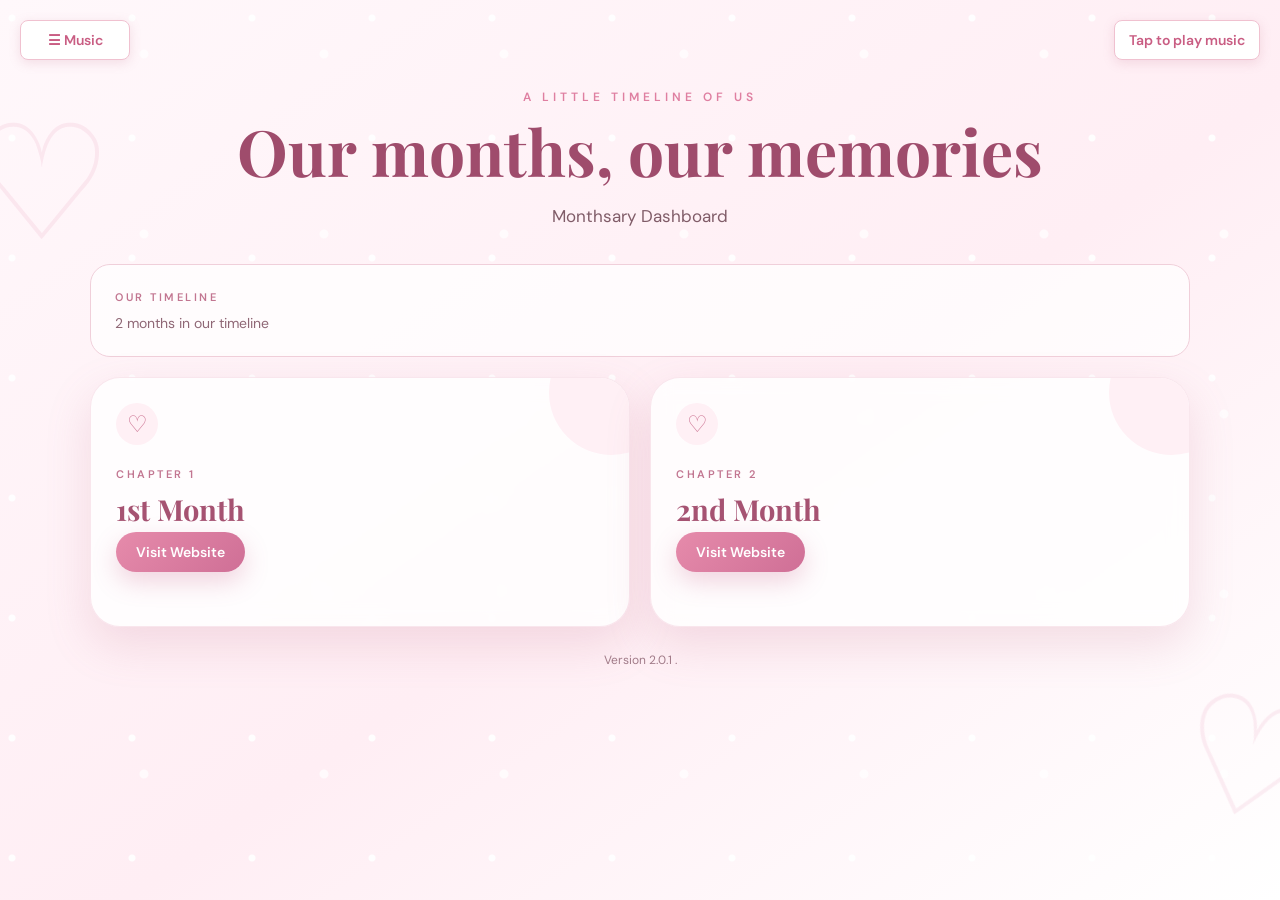
<file: index.html>
<!DOCTYPE html>
<html lang="en">
<head>
  <meta charset="UTF-8">
  <meta name="viewport" content="width=device-width, initial-scale=1.0">
  <title>Project Dashboard | Baby Bella</title>
  <link rel="stylesheet" href="style.css">
</head>
<body>
  <button class="music-toggle" id="music-toggle" type="button" aria-label="Play background music">Play music</button>

  <main class="page dashboard-page">
    <header class="dashboard-heading fade-up">
      <div class="eyebrow">A little timeline of us</div>
      <h1>Our months, our memories</h1>
      <p class="subtitle">Monthsary Dashboard</p>
    </header>

    <section class="dashboard-toolbar fade-up delay-1" aria-label="Project timeline">
      <div>
        <span class="timeline-label">OUR TIMELINE</span>
        <p id="month-summary" class="month-summary" aria-live="polite"></p>
      </div>
    </section>

    <section class="month-grid" id="month-grid" aria-label="Project months"></section>
    <p class="storage-note">Version 2.0.1 .</p>
  </main>

  <audio id="background-music" loop>
    <source src="music/naparabang.mp3" type="audio/mpeg">
  </audio>
  <script src="organizer.js"></script>
  <script src="music.js?v=4"></script>
</body>
</html>
</file>
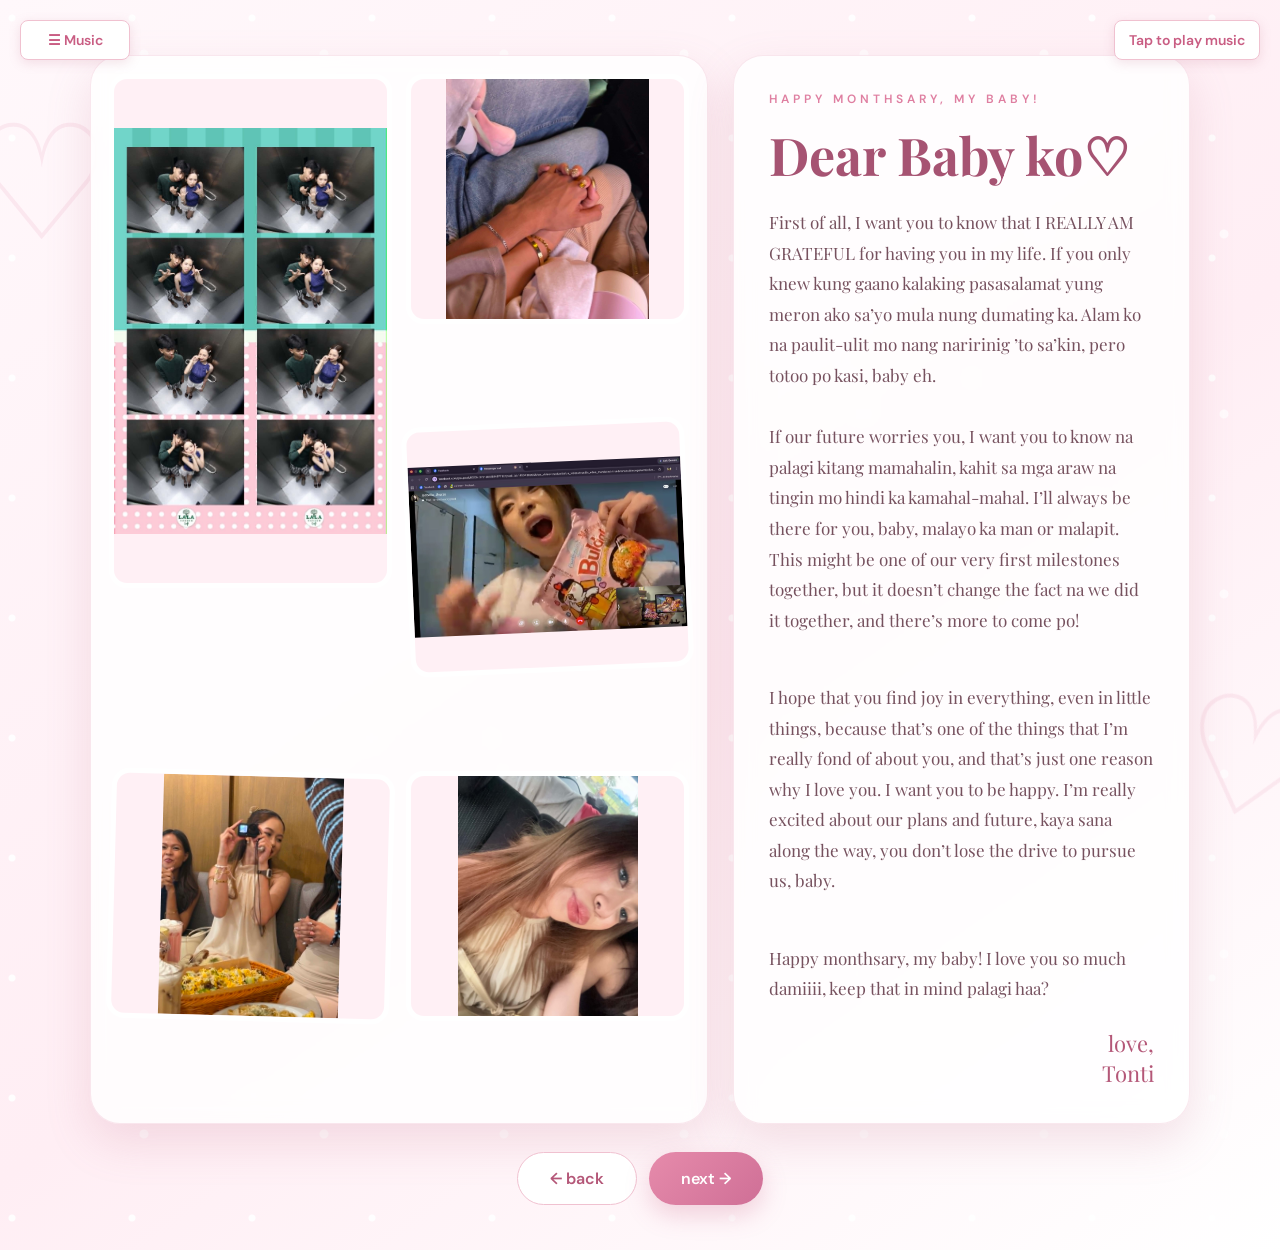
<file: memories.html>
<!DOCTYPE html>
<html lang="en">
<head>
  <meta charset="UTF-8">
  <meta name="viewport" content="width=device-width, initial-scale=1.0">
  <title>Letter</title>
  <link rel="stylesheet" href="style.css">
</head>
<body>
  <button class="music-toggle" id="music-toggle" type="button" aria-label="Play background music">Play music</button>

  <main class="page">
    <div class="memory-layout">
      <section class="card gallery fade-up">
        <img src="images/photobooth.jpg" alt="Our photobooth memories">
        <img src="images/holding-hands.jpg" alt="Holding hands">
        <img src="images/buldak.jpg" alt="Bella with Buldak">
        <img src="images/bella-camera.jpg" alt="Bella with a camera">
        <img src="images/bella.jpg" alt="Bella">
      </section>

      <section class="card letter fade-up delay-1">
        <div class="eyebrow">Happy Monthsary, My Baby!</div>
        <h2>Dear Baby ko♡</h2>

        <p>
          First of all, I want you to know that I REALLY AM GRATEFUL for having you in my life.
          If you only knew kung gaano kalaking pasasalamat yung meron ako sa’yo mula nung dumating ka.
          Alam ko na paulit-ulit mo nang naririnig ’to sa’kin, pero totoo po kasi, baby eh.<br><br>
          
          If our future worries you, I want you to know na palagi kitang mamahalin, kahit sa mga araw
          na tingin mo hindi ka kamahal-mahal. I’ll always be there for you, baby, malayo ka man or malapit.
          This might be one of our very first milestones together, but it doesn’t change the fact na we did it
          together, and there’s more to come po!<br><br>
        </p>

        <p style="margin-top:16px">
          I hope that you find joy in everything, even in little things, because that’s one of the things
          that I’m really fond of about you, and that’s just one reason why I love you. I want you to be happy.
          I’m really excited about our plans and future, kaya sana along the way, you don’t
          lose the drive to pursue us, baby. <br><br>
        </p>

        <p style="margin-top:16px">
          Happy monthsary, my baby! I love you so much damiiii, keep that in mind palagi haa?
        </p>

        <div class="signature">
          love,<br>
          Tonti
        </div>
      </section>
    </div>

    <nav class="footer-nav fade-up delay-2">
      <a class="btn secondary" href="index.html" data-no-spa>← back</a>
      <a class="btn" href="reasons.html">next →</a>
    </nav>
  </main>
  <audio id="background-music" loop>
    <source src="music/naparabang.mp3" type="audio/mpeg">
  </audio>
  <script src="music.js?v=4"></script>
</body>
</html>
</file>
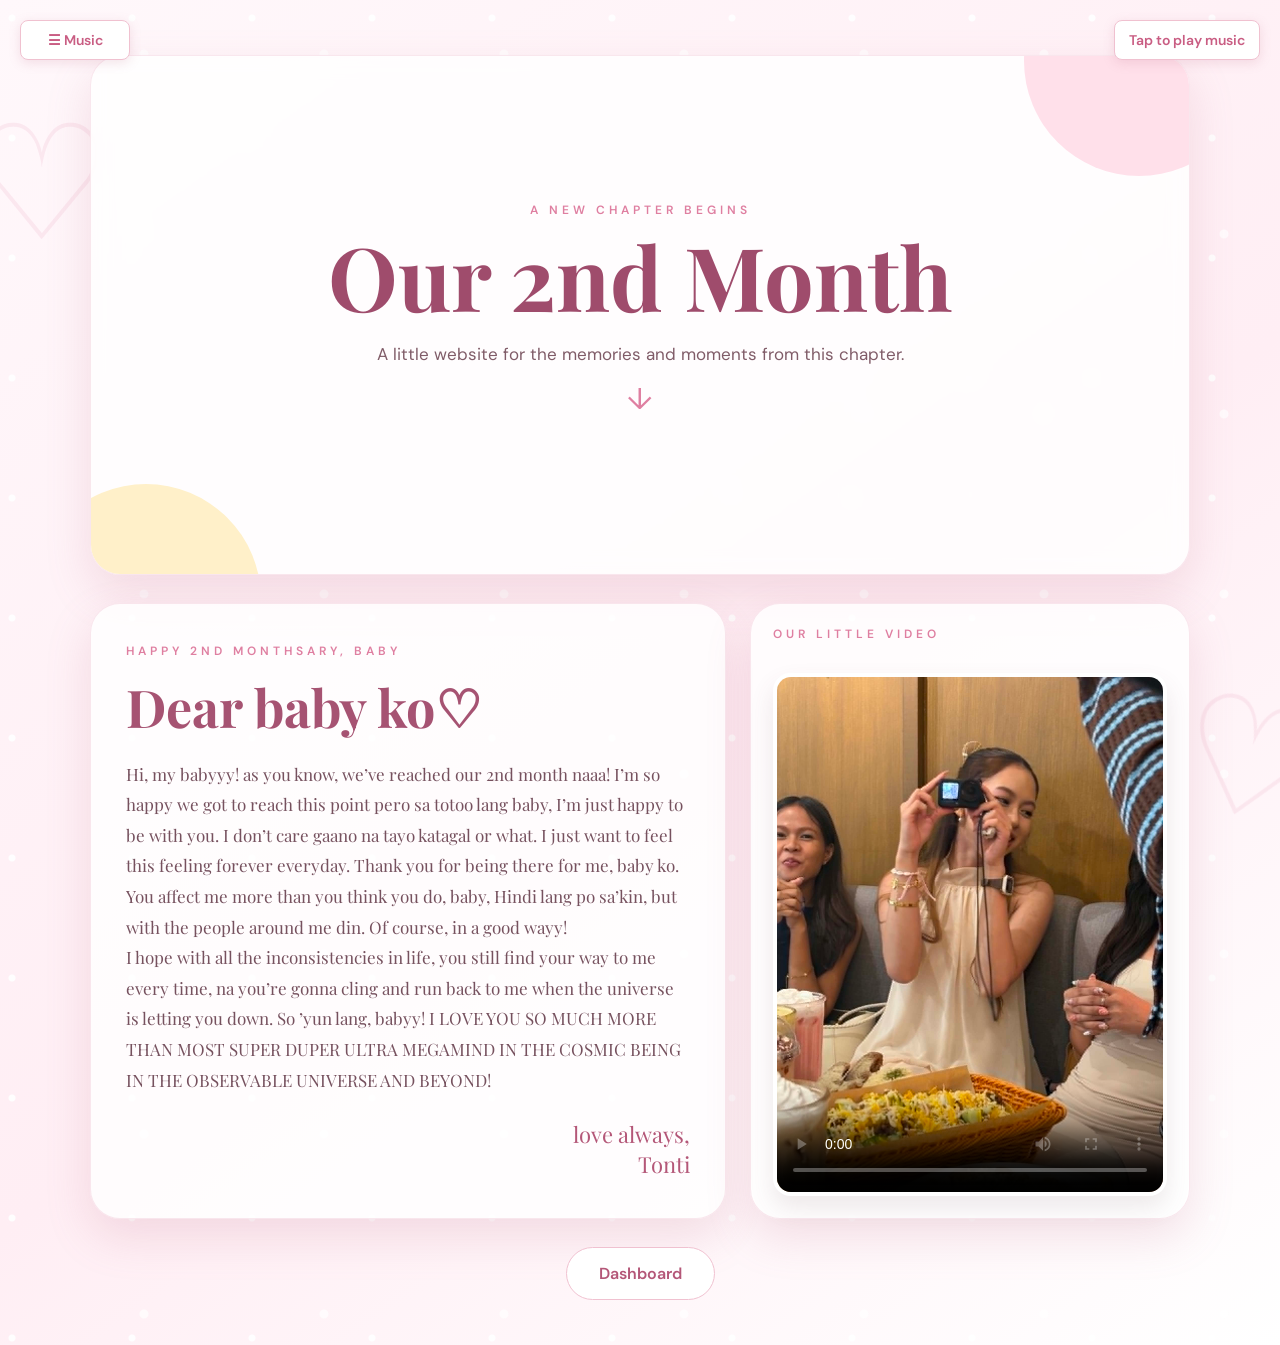
<file: month-2.html>
<!DOCTYPE html>
<html lang="en">
<head>
  <meta charset="UTF-8">
  <meta name="viewport" content="width=device-width, initial-scale=1.0">
  <title>2nd Month | Baby Bella</title>
  <link rel="stylesheet" href="style.css">
</head>
<body>
  <button class="music-toggle" id="music-toggle" type="button" aria-label="Play background music">Play music</button>

  <main class="page">
    <section class="card month-story fade-up">
      <div class="month-story-content">
        <div class="eyebrow">A new chapter begins</div>
        <h1>Our 2nd Month</h1>
        <p class="subtitle">A little website for the memories and moments from this chapter.</p>
        <span class="tiny-heart" aria-hidden="true">↓</span>
      </div>
    </section>

    <section class="letter-layout fade-up delay-1">
      <article class="card letter">
        <div class="eyebrow">Happy 2nd Monthsary, Baby</div>
        <h2>Dear baby ko♡</h2>

        <p>
          Hi, my babyyy! as you know, we’ve reached our 2nd month naaa! I’m so happy we got to reach this point
          pero sa totoo lang baby, I’m just happy to be with you. I don’t care gaano na tayo katagal or what.
          I just want to feel this feeling forever everyday. Thank you for being there for me, baby ko.
          You affect me more than you think you do, baby, Hindi lang po sa’kin, but with the people around me din.
          Of course, in a good wayy!
        </p>

        <p>
          I hope with all the inconsistencies in life, you still find your way to me every time, na you’re gonna
          cling and run back to me when the universe is letting you down. So ’yun lang, babyy! I LOVE YOU SO MUCH
          MORE THAN MOST SUPER DUPER ULTRA MEGAMIND IN THE COSMIC BEING IN THE OBSERVABLE UNIVERSE AND BEYOND!
        </p>

        <div class="signature">
          love always,<br>
          Tonti
        </div>
      </article>

      <aside class="card video-card" aria-label="Second month video memory">
        <div class="eyebrow">Our little video</div>
        <video controls playsinline preload="metadata" poster="images/bella-camera.jpg">
          <source src="video/2ndMonthVid.mp4" type="video/mp4">
          Your browser does not support the video tag.
        </video>
      </aside>
    </section>

    <nav class="footer-nav fade-up delay-2">
      <a class="btn secondary" href="index.html" data-no-spa>Dashboard</a>
    </nav>
  </main>

  <audio id="background-music" loop>
    <source src="music/naparabang.mp3" type="audio/mpeg">
  </audio>
  <script src="music.js?v=4"></script>
</body>
</html>
</file>
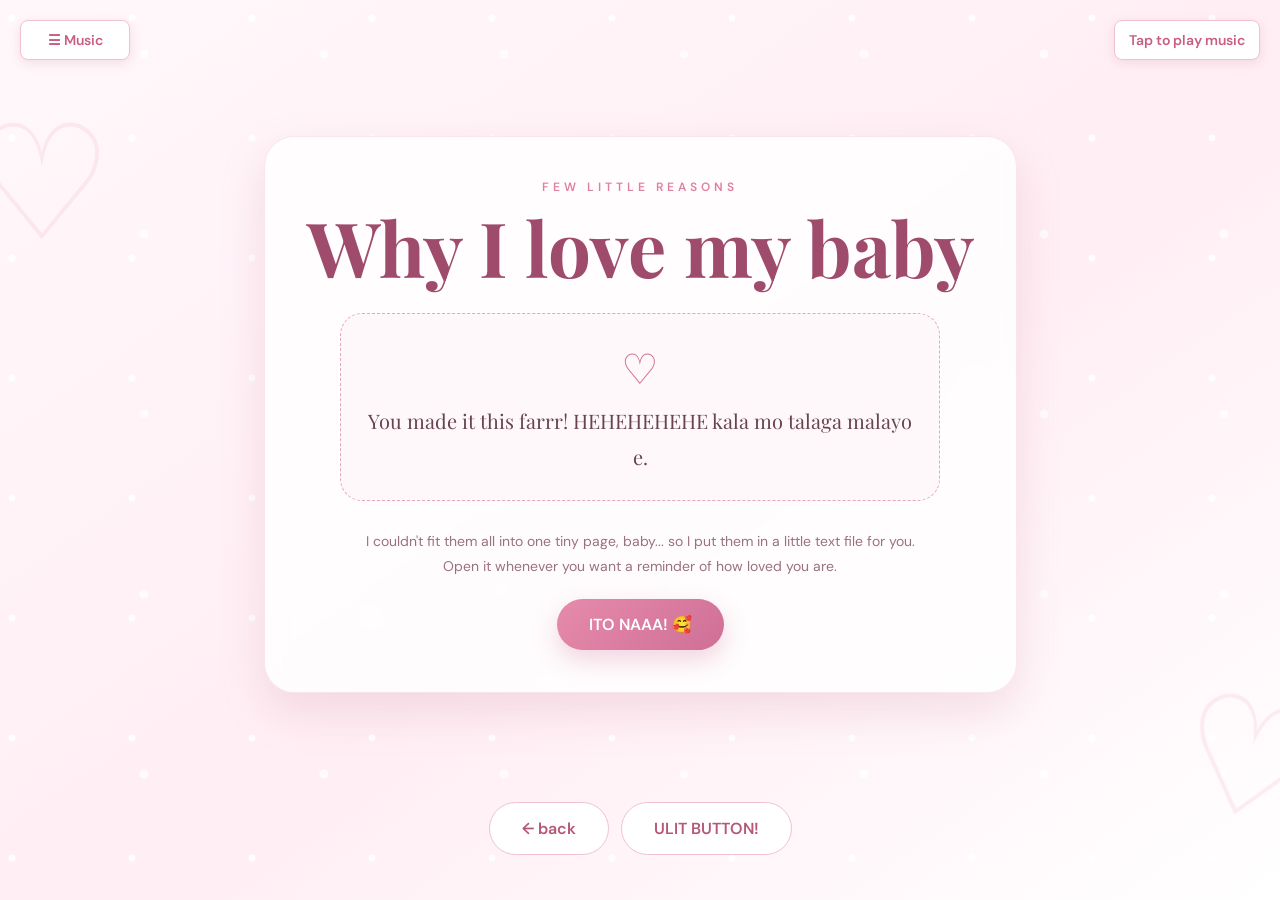
<file: reasons.html>
<!DOCTYPE html>
<html lang="en">
<head>
  <meta charset="UTF-8">
  <meta name="viewport" content="width=device-width, initial-scale=1.0">
  <title>Reasons</title>
  <link rel="stylesheet" href="style.css">
</head>
<body>
  <button class="music-toggle" id="music-toggle" type="button" aria-label="Play background music">Play music</button>

  <main class="page">
    <section class="card reasons-card fade-up">
      <div class="eyebrow">few little reasons</div>
      <h1>Why I love my baby</h1>

      <div class="reason-preview">
        <div class="number">♡</div>
        <p>You made it this farrr! HEHEHEHEHE kala mo talaga malayo e.</p>
      </div>

      <p class="note">
        I couldn't fit them all into one tiny page, baby...
        so I put them in a little text file for you.
        Open it whenever you want a reminder of how loved you are.

      </p>

      <a class="btn reasons-button" href="100-reasons.txt" target="_blank">
        ITO NAAA! 🥰
      </a>
    </section>

    <nav class="footer-nav fade-up delay-1">
      <a class="btn secondary" href="memories.html">← back</a>
      <a class="btn secondary" href="index.html" data-no-spa>ULIT BUTTON!</a>
    </nav>
  </main>
  <script>
    const reasonsButton = document.querySelector('.reasons-button');
    let dodgeCount = 0;

    reasonsButton.addEventListener('click', (event) => {
      if (dodgeCount < 3) {
        event.preventDefault();
        reasonsButton.style.transform = `translateX(${dodgeCount % 2 === 0 ? '-90px' : '90px'})`;
        dodgeCount += 1;
      }
    });
  </script>
  <audio id="background-music" loop>
    <source src="music/naparabang.mp3" type="audio/mpeg">
  </audio>
  <script src="music.js?v=4"></script>
</body>
</html>
</file>
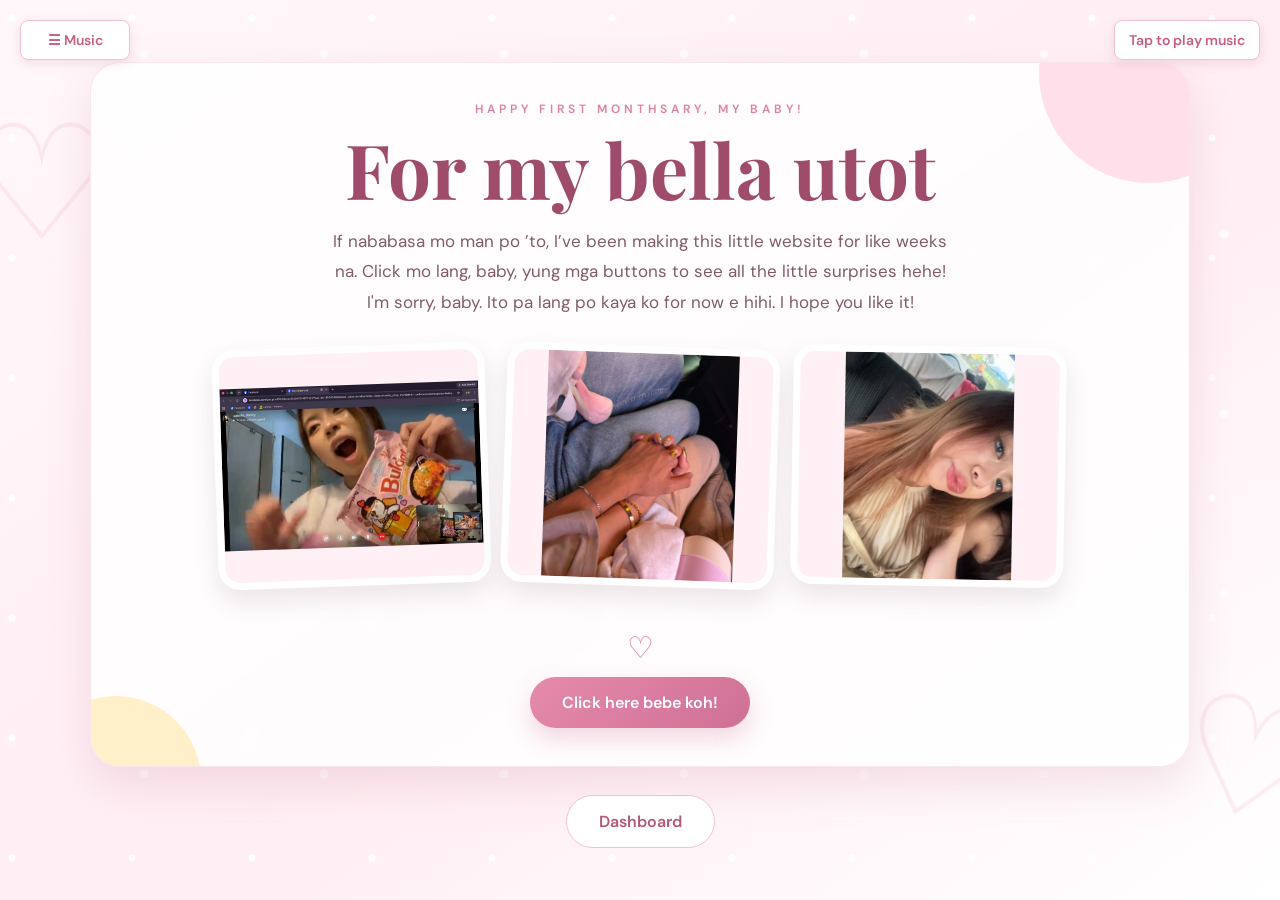
<file: welcome.html>
<!DOCTYPE html>
<html lang="en">
<head>
  <meta charset="UTF-8">
  <meta name="viewport" content="width=device-width, initial-scale=1.0">
  <title>A Little Welcome | Baby Bella</title>
  <link rel="stylesheet" href="style.css">
</head>
<body>
  <button class="music-toggle" id="music-toggle" type="button" aria-label="Play background music">Play music</button>

  <main class="page">
    <section class="card hero fade-up">
      <div class="hero-content">
        <div class="eyebrow">Happy First Monthsary, My baby!</div>
        <h1>For my bella utot</h1>
        <p class="subtitle">
          If nababasa mo man po ’to, I’ve been making this little website for like weeks na.

          Click mo lang, baby, yung mga buttons to see all the little surprises hehe!

          I'm sorry, baby. Ito pa lang po kaya ko for now e hihi. I hope you like it!
        </p>

        <div class="intro-photos">
          <img src="images/buldak.jpg" alt="Bella holding Buldak">
          <img src="images/holding-hands.jpg" alt="Holding hands">
          <img src="images/bella.jpg" alt="Bella">
        </div>

        <span class="tiny-heart">♡</span>
        <div>
          <a class="btn" href="memories.html">Click here bebe koh!</a>
        </div>
      </div>
    </section>
    <nav class="footer-nav fade-up delay-1">
      <a class="btn secondary" href="index.html" data-no-spa>Dashboard</a>
    </nav>
  </main>
  <audio id="background-music" loop>
    <source src="music/naparabang.mp3" type="audio/mpeg">
  </audio>
  <script src="music.js?v=4"></script>
</body>
</html>
</file>
<file: style.css>
@import url('https://fonts.googleapis.com/css2?family=DM+Sans:wght@400;500;600&family=Playfair+Display:wght@500;600;700&display=swap');

:root{
  --pink:#f7b8cc;
  --pink-dark:#df7fa1;
  --pink-soft:#fff0f5;
  --pink-pale:#fff8fb;
  --rose:#c95d83;
  --text:#684451;
  --white:#ffffff;
  --shadow:0 18px 45px rgba(190,105,135,.18);
}

*{box-sizing:border-box;margin:0;padding:0}
html{scroll-behavior:smooth}
body{
  min-height:100vh;
  color:var(--text);
  background:
    radial-gradient(circle at 10% 15%, rgba(255,255,255,.95) 0 3px, transparent 4px),
    radial-gradient(circle at 80% 30%, rgba(255,255,255,.7) 0 4px, transparent 5px),
    linear-gradient(145deg,#fff8fb,#ffeef4 55%,#fff);
  background-size:120px 120px,180px 180px,100% 100%;
  font-family:'DM Sans',sans-serif;
  overflow-x:hidden;
}

body::before, body::after{
  content:"♡";
  position:fixed;
  z-index:-1;
  color:rgba(223,127,161,.12);
  font-family:Georgia,serif;
  font-size:160px;
}

.music-menu{
  position:fixed;
  top:20px;
  left:20px;
  z-index:1001;
}

.music-menu-button,
.music-toggle{
  padding:10px 14px;
  border:1px solid #f0c1d0;
  border-radius:8px;
  background:var(--white);
  color:var(--rose);
  font:600 14px 'DM Sans',sans-serif;
  cursor:pointer;
  box-shadow:0 3px 12px rgba(190,105,135,.18);
}

.music-menu-button{
  display:inline-flex;
  align-items:center;
  justify-content:center;
  min-width:110px;
}

.music-menu-button:hover,
.music-toggle:hover{background:var(--pink-soft)}

.music-menu-panel{
  position:absolute;
  top:52px;
  left:0;
  width:min(240px,72vw);
  padding:14px 14px 12px;
  border:1px solid #f0c1d0;
  border-radius:16px;
  background:rgba(255,255,255,.96);
  box-shadow:0 16px 36px rgba(190,105,135,.15);
}

.music-menu-panel.hidden{display:none}

.music-menu-header{
  margin-bottom:8px;
  font-size:12px;
  letter-spacing:2.5px;
  text-transform:uppercase;
  font-weight:700;
  color:var(--pink-dark);
}

.music-menu-label{
  display:block;
  margin-bottom:8px;
  font-size:13px;
  color:#7a5867;
}

#music-track-select{
  width:100%;
  padding:10px 12px;
  border-radius:10px;
  border:1px solid #f0c1d0;
  background:#fff;
  color:var(--text);
  font:500 14px 'DM Sans',sans-serif;
}

.music-toggle{
  position:fixed;
  top:20px;
  right:20px;
  z-index:1000;
}

body::before{left:-30px;top:10%}
body::after{right:-40px;bottom:5%;transform:rotate(15deg)}

.page{
  width:min(1100px,92%);
  min-height:100vh;
  margin:auto;
  padding:55px 0 45px;
  display:flex;
  flex-direction:column;
  justify-content:center;
}

.card{
  background:rgba(255,255,255,.82);
  border:1px solid rgba(223,127,161,.18);
  border-radius:30px;
  box-shadow:var(--shadow);
  backdrop-filter:blur(10px);
}

h1,h2,h3{font-family:'Playfair Display',Georgia,serif}
h1{font-size:clamp(42px,7vw,76px);line-height:1.02;color:#9f4c6c}
h2{font-size:clamp(34px,5vw,52px);color:#a65372}
p{line-height:1.8}

.eyebrow{
  text-transform:uppercase;
  letter-spacing:4px;
  font-size:12px;
  font-weight:600;
  color:var(--pink-dark);
  margin-bottom:13px;
}

.center{text-align:center}
.subtitle{max-width:620px;margin:18px auto 0;font-size:17px;color:#805c68}

.btn{
  display:inline-flex;
  align-items:center;
  justify-content:center;
  gap:8px;
  text-decoration:none;
  border:0;
  cursor:pointer;
  padding:15px 32px;
  border-radius:999px;
  background:linear-gradient(135deg,#e68bab,#cf6f96);
  color:white;
  font-weight:600;
  font-size:16px;
  box-shadow:0 10px 25px rgba(201,93,131,.25);
  transition:.25s ease;
}
.btn:hover{transform:translateY(-3px);box-shadow:0 14px 30px rgba(201,93,131,.32)}
.btn.secondary{background:#fff;color:#b45778;border:1px solid #f0c1d0;box-shadow:none}

.footer-nav{
  display:flex;
  justify-content:center;
  gap:12px;
  margin-top:28px;
  flex-wrap:wrap;
}

.fade-up{animation:fadeUp .8s ease both}
.delay-1{animation-delay:.12s}.delay-2{animation-delay:.24s}.delay-3{animation-delay:.36s}
@keyframes fadeUp{from{opacity:0;transform:translateY(18px)}to{opacity:1;transform:translateY(0)}}
@keyframes float{0%,100%{transform:translateY(0) rotate(-2deg)}50%{transform:translateY(-10px) rotate(2deg)}}

.hero{
  padding:38px;
  text-align:center;
  position:relative;
  overflow:hidden;
}
.hero::before{
  content:"";
  position:absolute;
  width:220px;height:220px;
  border-radius:50%;
  background:#ffe0ea;
  top:-100px;right:-70px;
}
.hero::after{
  content:"";
  position:absolute;
  width:170px;height:170px;
  border-radius:50%;
  background:#fff0c9;
  bottom:-100px;left:-60px;
}
.hero-content{position:relative;z-index:1}

.intro-photos{
  display:grid;
  grid-template-columns:repeat(3,1fr);
  gap:16px;
  margin:28px auto 32px;
  max-width:850px;
}
.intro-photos img{
  width:100%;
  height:240px;
  object-fit:contain;
  background:var(--pink-soft);
  display:block;
  border-radius:22px;
  border:7px solid white;
  box-shadow:0 12px 25px rgba(110,70,85,.13);
}
.intro-photos img:nth-child(2){transform:rotate(2deg);animation:float 4s ease-in-out infinite}
.intro-photos img:nth-child(1){transform:rotate(-2deg);animation:float 4s ease-in-out infinite}
.intro-photos img:nth-child(3){transform:rotate(1deg);animation:float 4s ease-in-out infinite}

.tiny-heart{
  color:#df7fa1;
  font-size:30px;
  margin:10px;
  display:inline-block;
  animation:float 3s ease-in-out infinite;
}

.memory-layout{
  display:grid;
  grid-template-columns:1.15fr .85fr;
  gap:25px;
  align-items:stretch;
}
.gallery{
  padding:18px;
  display:grid;
  grid-template-columns:repeat(2,1fr);
  gap:14px;
}
.gallery img{
  width:100%;
  height:250px;
  object-fit:contain;
  background:var(--pink-soft);
  display:block;
  border-radius:18px;
  border:5px solid white;
}
.gallery img:nth-child(1){grid-row:span 2;height:514px}
.gallery img:nth-child(3){transform:rotate(-2.5deg)}
.gallery img:nth-child(4){transform:rotate(1.5deg)}

.letter-layout{
  max-width:1100px;
  margin:28px auto 0;
  display:grid;
  grid-template-columns:1.3fr .9fr;
  gap:24px;
  align-items:stretch;
}

.letter{
  padding:35px;
  display:flex;
  flex-direction:column;
  justify-content:center;
}
.letter h2{margin-bottom:18px}
.letter p{font-family:'Playfair Display',Georgia,serif;font-size:17px;color:#76515e}

.video-card{
  padding:22px;
  display:flex;
  flex-direction:column;
  justify-content:center;
  gap:18px;
}

.video-card video{
  width:100%;
  height:100%;
  min-height:360px;
  object-fit:cover;
  border-radius:18px;
  background:#f9dfe7;
  border:4px solid #fff;
  box-shadow:0 12px 24px rgba(110,70,85,.12);
}

.signature{
  margin-top:24px;
  text-align:right;
  font-family:'Playfair Display',Georgia,serif;
  font-size:22px;
  color:#b45778;
}

@media (max-width: 820px){
  .letter-layout{
    grid-template-columns:1fr;
  }

  .video-card video{
    min-height:260px;
  }
}

.reasons-card{
  padding:42px;
  text-align:center;
  max-width:800px;
  margin:auto;
}
.reason-preview{
  margin:28px auto;
  padding:25px;
  background:var(--pink-pale);
  border:1px dashed #e7a5bb;
  border-radius:22px;
  max-width:600px;
}
.reason-preview .number{font-family:'Playfair Display',serif;font-size:42px;color:#d47798}
.reason-preview p{margin-top:8px;font-family:'Playfair Display',serif;font-size:20px}
.note{
  font-size:14px;
  color:#9a7180;
  margin:20px auto;
  max-width:560px;
}

.dashboard-page{justify-content:flex-start}
.dashboard-heading{text-align:center;margin:34px 0 32px}
.dashboard-heading h1{font-size:clamp(38px,6vw,64px)}
.dashboard-toolbar{
  display:flex;
  align-items:center;
  justify-content:space-between;
  gap:18px;
  margin-bottom:20px;
}
.dashboard-toolbar{padding:20px 24px;border:1px solid #f0cfda;border-radius:20px;background:rgba(255,255,255,.72)}
.timeline-label,.month-card-label{font-size:11px;letter-spacing:2.5px;font-weight:600;color:#c27691}
.month-summary{font-size:14px;color:#8f6775;margin-top:5px}
.month-grid{display:grid;grid-template-columns:repeat(auto-fit,minmax(235px,1fr));gap:20px}
.month-card{
  position:relative;
  padding:25px;
  overflow:hidden;
  min-height:250px;
  transition:transform .2s ease,box-shadow .2s ease;
}
.month-card:hover{transform:translateY(-4px);box-shadow:0 22px 42px rgba(190,105,135,.24)}
.month-card::after{
  content:"";
  position:absolute;
  width:125px;height:125px;
  right:-45px;top:-48px;
  border-radius:50%;
  background:#fff0f5;
}
.month-marker{
  display:grid;
  place-items:center;
  width:42px;height:42px;
  margin-bottom:17px;
  border-radius:50%;
  background:#fff0f5;
  color:#ce7896;
  font-size:23px;
}
.month-card h2{font-size:29px;margin:7px 0 4px}
.month-open{padding:11px 20px;font-size:14px}
.storage-note{text-align:center;color:#a17c89;font-size:12px;margin:23px 0}
.month-story{
  position:relative;
  display:flex;
  align-items:center;
  justify-content:center;
  min-height:520px;
  padding:55px 35px;
  overflow:hidden;
  text-align:center;
}
.month-story::before,.month-story::after{
  content:"";
  position:absolute;
  width:230px;height:230px;
  border-radius:50%;
  pointer-events:none;
}
.month-story::before{top:-110px;right:-65px;background:#ffe0ea}
.month-story::after{bottom:-140px;left:-60px;background:#fff0c9}
.month-story-content{position:relative;z-index:1}
.month-story h1{font-size:clamp(46px,8vw,88px)}
.month-story .subtitle{max-width:540px;margin:18px auto 0}
.btn:focus-visible{
  outline:3px solid #c95d83;
  outline-offset:3px;
}

@media(max-width:760px){
  .page{padding:28px 0}
  .hero{padding:25px 18px}
  .intro-photos{grid-template-columns:1fr 1fr}
  .intro-photos img{height:190px}
  .intro-photos img:last-child{display:none}
  .memory-layout{grid-template-columns:1fr}
  .gallery img:nth-child(1){height:330px}
  .gallery img{height:160px}
  .letter{padding:27px}
  .reasons-card{padding:28px 20px}
  .dashboard-heading{margin:40px 0 25px}
  .dashboard-toolbar{align-items:flex-start;flex-direction:column}
  .month-story{min-height:430px;padding:38px 20px}
}
</file>
